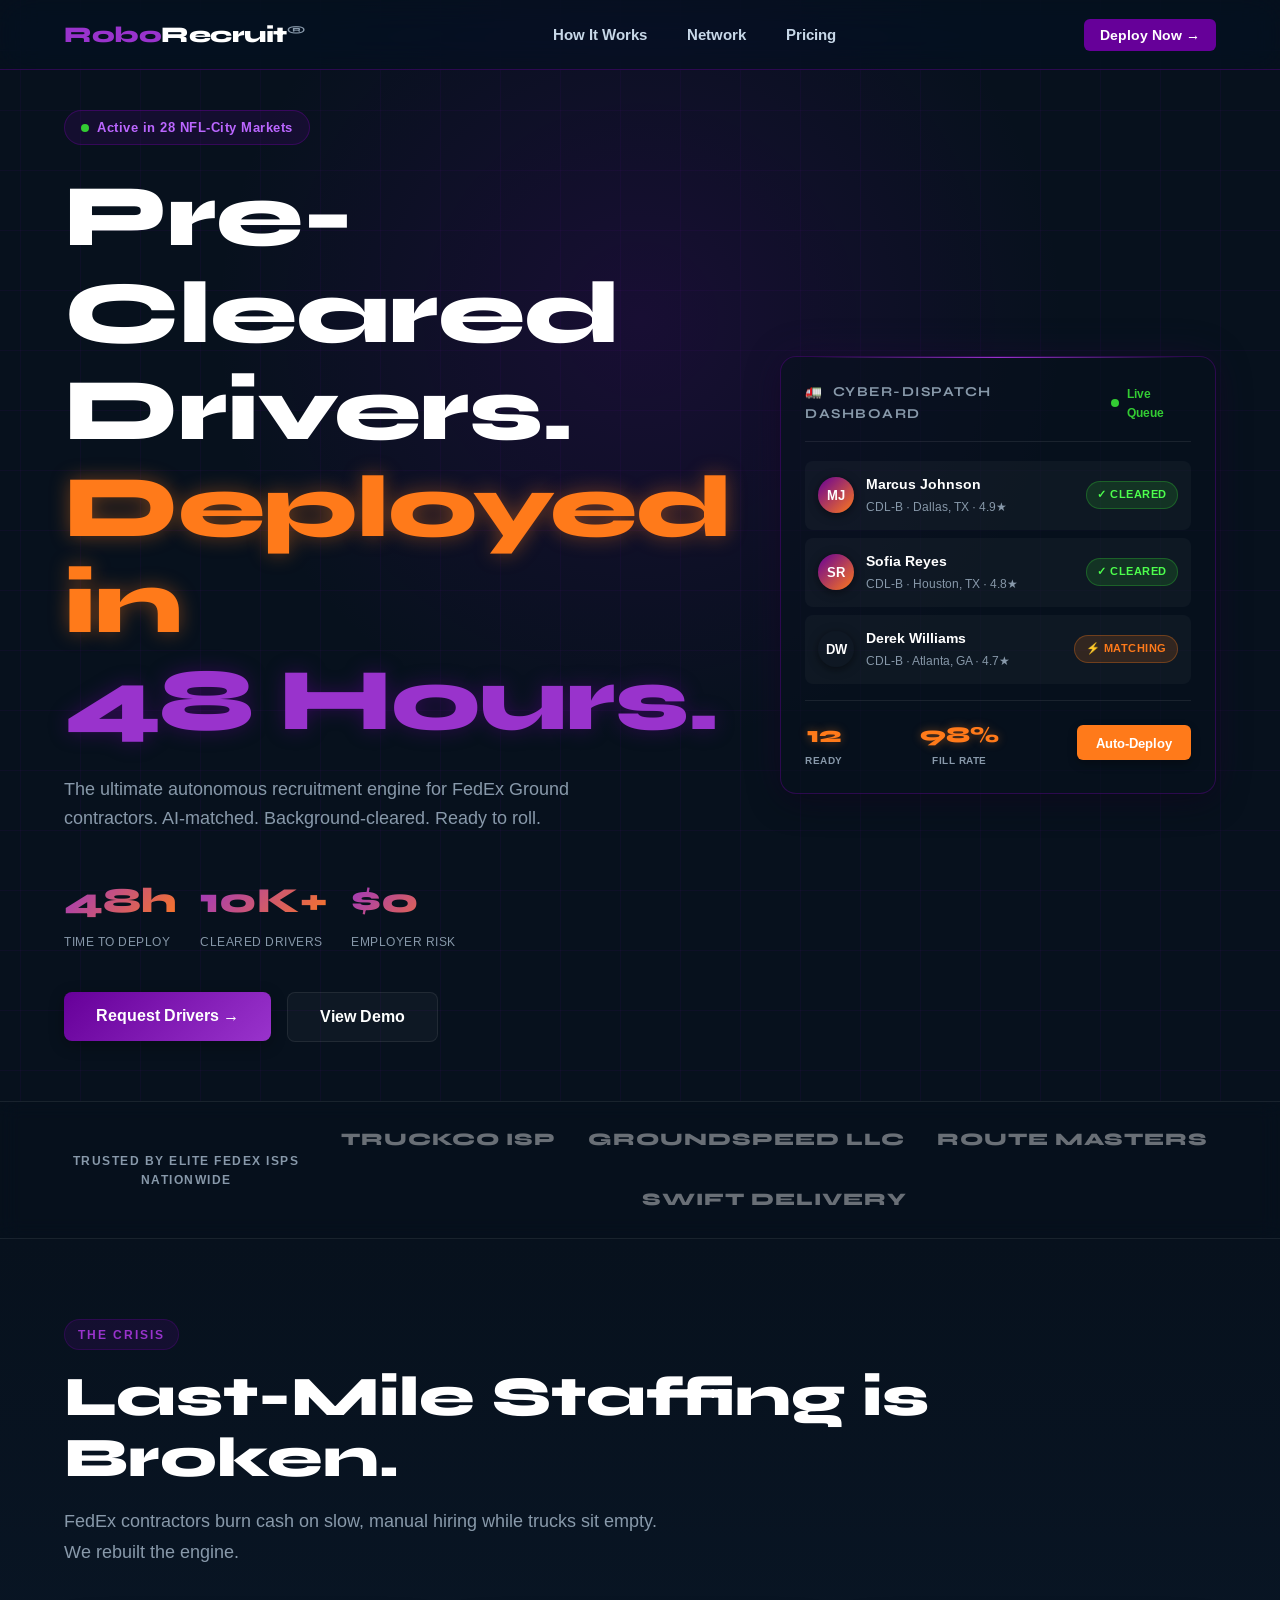
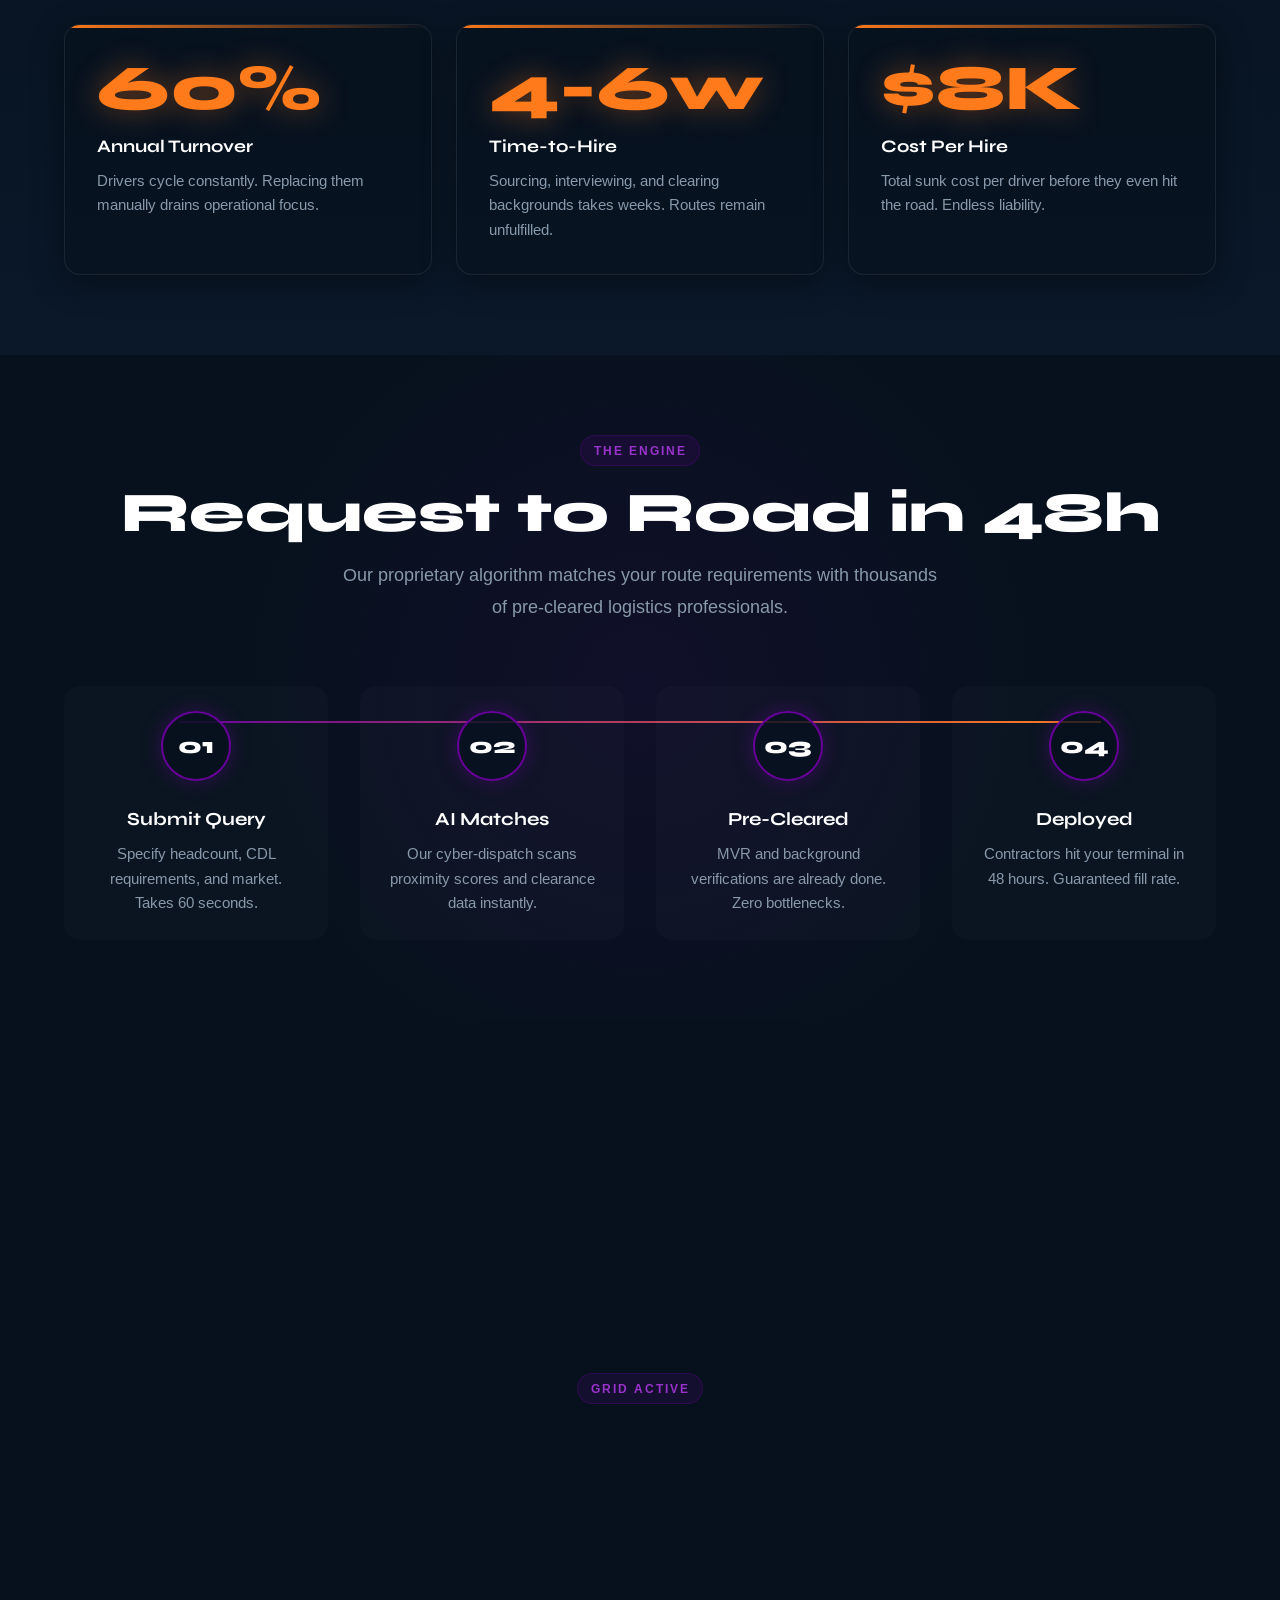
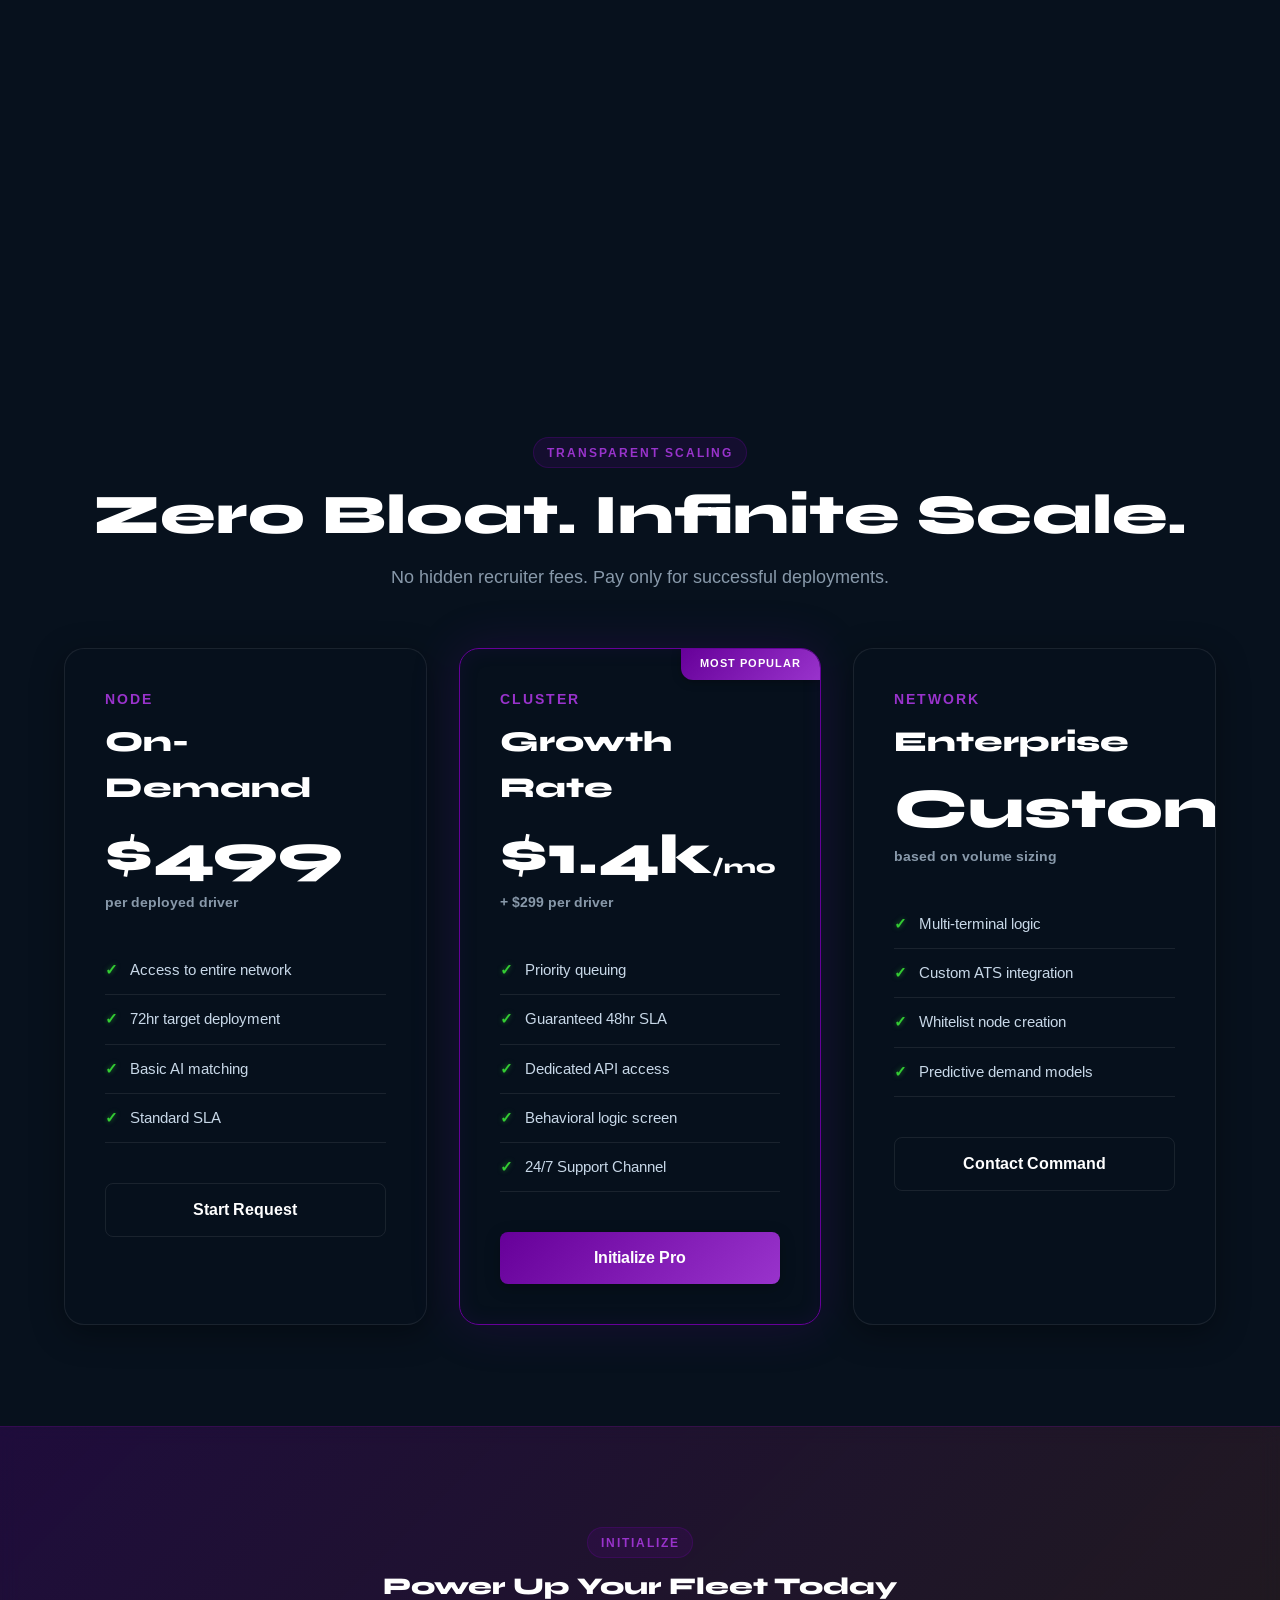
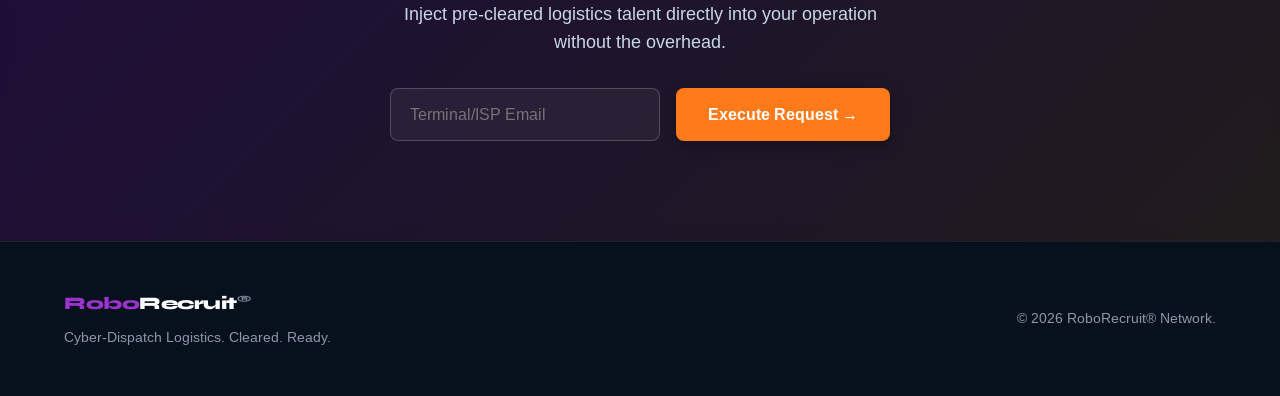
<file: roborecruit draft.html>
<!DOCTYPE html>
<html lang="en">
<head>
  <meta charset="UTF-8">
  <meta name="viewport" content="width=device-width, initial-scale=1.0">
  <title>RoboRecruit® — Cyber-Dispatch</title>
  <link href="https://fonts.googleapis.com/css2?family=Syne:wght@400;700;800&family=Arimo:wght@400;500;600;700&display=swap" rel="stylesheet">
  <style>
    *, *::before, *::after { margin: 0; padding: 0; box-sizing: border-box; }

    :root {
      /* Palette from skill.md */
      --navy-dark: #07111d;
      --surface-panel: rgba(255, 255, 255, 0.03);
      --purple: #660099;
      --purple-light: #9933cc;
      --purple-glow: rgba(102, 0, 153, 0.4);
      --orange: #FF7A1A; /* WCAG AA compliant */
      --orange-glow: rgba(255, 122, 26, 0.4);
      --green: #33CC33;
      --white: #ffffff;
      --gray: #8899aa;
      --light-gray: #c8d8e8;
      
      /* Glassmorphism details */
      --glass-border: rgba(255, 255, 255, 0.08);
      --glass-shadow: 0 8px 32px 0 rgba(0, 0, 0, 0.37);
      
      --nav-height: 70px;
    }

    html { scroll-behavior: smooth; }

    body {
      font-family: 'Arimo', sans-serif;
      background: var(--navy-dark);
      color: var(--white);
      overflow-x: hidden;
      line-height: 1.6;
    }

    h1, h2, h3, h4, h5 { font-family: 'Syne', sans-serif; font-weight: 800; line-height: 1.1; }

    /* ── NAV (Mobile First) ── */
    nav {
      position: fixed; top: 0; left: 0; right: 0; z-index: 100;
      display: flex; align-items: center; justify-content: space-between;
      height: var(--nav-height);
      padding: 0 5%;
      background: rgba(7, 17, 29, 0.7);
      backdrop-filter: blur(20px) saturate(180%);
      -webkit-backdrop-filter: blur(20px) saturate(180%);
      border-bottom: 1px solid var(--purple-glow);
    }
    .nav-logo {
      font-family: 'Syne', sans-serif; font-weight: 800; font-size: clamp(1.2rem, 3vw, 1.4rem);
      letter-spacing: -0.5px;
    }
    .nav-logo span:first-child { color: var(--purple-light); }
    .nav-logo span:last-child { color: var(--orange); }
    
    .nav-links { 
      display: none; /* hidden on mobile */
      gap: 2.5rem; list-style: none; 
    }
    .nav-links a {
      color: var(--light-gray); text-decoration: none; font-size: 0.95rem;
      font-weight: 600; transition: color 0.3s ease;
    }
    .nav-links a:hover { color: var(--white); text-shadow: 0 0 10px rgba(255,255,255,0.3); }
    
    .nav-cta {
      background: var(--purple); color: white; border: none; cursor: pointer;
      padding: 0.5rem 1rem; border-radius: 6px; font-family: 'Arimo', sans-serif;
      font-weight: 700; font-size: 0.85rem; transition: all 0.3s ease;
    }
    .nav-cta:hover { background: var(--purple-light); box-shadow: 0 0 20px var(--purple-glow); transform: translateY(-1px); }

    /* ── HERO (Mobile First) ── */
    .hero {
      position: relative;
      min-height: 100vh;
      display: flex; align-items: center;
      padding: calc(var(--nav-height) + 40px) 5% 60px;
      overflow: hidden;
    }
    /* Cyber-Dispatch Background Grid Shift */
    .hero::before {
      content: ''; position: absolute; inset: -50%;
      background-image:
        linear-gradient(rgba(102, 0, 153, 0.08) 1px, transparent 1px),
        linear-gradient(90deg, rgba(102, 0, 153, 0.08) 1px, transparent 1px);
      background-size: 60px 60px;
      animation: grid-shift 30s linear infinite;
      z-index: -1;
    }
    @keyframes grid-shift {
      0% { transform: translateY(0) translateX(0); }
      100% { transform: translateY(60px) translateX(60px); }
    }
    .hero::after {
      content: ''; position: absolute; top: -20vh; left: 50%; transform: translateX(-50%);
      width: 1000px; height: 1000px;
      background: radial-gradient(circle, rgba(102,0,153,0.18) 0%, transparent 60%);
      pointer-events: none; z-index: -1;
    }

    .hero-grid {
      display: grid; grid-template-columns: 1fr;
      gap: 3rem; align-items: center; max-width: 1280px; margin: 0 auto; width: 100%;
    }

    .hero-badge {
      display: inline-flex; align-items: center; gap: 0.5rem;
      background: rgba(102,0,153,0.15); border: 1px solid rgba(102,0,153,0.4);
      color: #bb66ff; border-radius: 100px; padding: 0.4rem 1rem;
      font-size: 0.8rem; font-weight: 600; margin-bottom: 1.5rem;
      letter-spacing: 0.5px;
      backdrop-filter: blur(5px);
    }
    .badge-dot {
      width: 8px; height: 8px; border-radius: 50%; background: var(--green);
      animation: heartbeat 1.5s ease-in-out infinite;
    }
    @keyframes heartbeat {
      0%, 100% { box-shadow: 0 0 0 0 rgba(51,204,51,0.6); transform: scale(1); }
      50% { box-shadow: 0 0 0 6px rgba(51,204,51,0); transform: scale(1.1); }
    }

    .hero-title {
      font-size: clamp(2.5rem, 8vw, 5.5rem);
      letter-spacing: -1px;
      margin-bottom: 1.5rem;
    }
    .hero-title .accent-purple { color: var(--purple-light); text-shadow: 0 0 20px var(--purple-glow); }
    .hero-title .accent-orange { color: var(--orange); text-shadow: 0 0 20px var(--orange-glow); }

    .hero-sub {
      font-size: clamp(1rem, 2.5vw, 1.15rem); color: var(--gray);
      max-width: 520px; margin-bottom: 2.5rem;
    }

    .hero-stats {
      display: flex; gap: 1.5rem; margin-bottom: 2.5rem; flex-wrap: wrap;
    }
    .stat-chip { display: flex; flex-direction: column; }
    .stat-chip .num {
      font-family: 'Syne', sans-serif; font-weight: 800;
      font-size: clamp(1.6rem, 4vw, 2.2rem); 
      background: linear-gradient(135deg, var(--purple-light), var(--orange));
      -webkit-background-clip: text; -webkit-text-fill-color: transparent;
    }
    .stat-chip .label { font-size: 0.75rem; color: var(--gray); margin-top: 0.2rem; text-transform: uppercase; letter-spacing: 0.5px; }

    .hero-ctas { display: flex; gap: 1rem; flex-wrap: wrap; }
    .btn-primary {
      background: linear-gradient(135deg, var(--purple), var(--purple-light));
      color: white; border: none; cursor: pointer;
      padding: 0.85rem 2rem; border-radius: 8px;
      font-family: 'Arimo', sans-serif; font-weight: 700; font-size: 1rem;
      transition: all 0.3s cubic-bezier(0.4, 0, 0.2, 1);
      box-shadow: 0 4px 15px rgba(0,0,0,0.3);
    }
    .btn-primary:hover {
      box-shadow: 0 8px 25px var(--purple-glow), 0 4px 20px rgba(0,0,0,0.5);
      transform: translateY(-2px);
    }
    .btn-secondary {
      background: var(--surface-panel); color: var(--white); cursor: pointer;
      padding: 0.85rem 2rem; border-radius: 8px;
      font-family: 'Arimo', sans-serif; font-weight: 700; font-size: 1rem;
      border: 1px solid var(--glass-border);
      backdrop-filter: blur(10px);
      transition: all 0.3s ease;
    }
    .btn-secondary:hover {
      border-color: var(--orange); color: var(--orange);
      background: rgba(255, 122, 26, 0.05);
      box-shadow: 0 0 20px var(--orange-glow);
    }

    /* Hero Visual - Dispatch Panel */
    .dispatch-panel {
      background: rgba(7, 17, 29, 0.6);
      border: 1px solid rgba(102, 0, 153, 0.4);
      border-radius: 16px;
      padding: 1.5rem;
      backdrop-filter: blur(20px) saturate(180%);
      -webkit-backdrop-filter: blur(20px) saturate(180%);
      box-shadow: var(--glass-shadow), 0 0 40px rgba(102,0,153,0.15);
      position: relative;
      transition: transform 0.5s cubic-bezier(0.2, 0.8, 0.2, 1);
    }
    .dispatch-panel:hover {
      transform: translateY(-5px) scale(1.02);
    }
    .dispatch-panel::before {
      content: ''; position: absolute; top: 0; left: 30px; right: 30px; height: 1px;
      background: linear-gradient(90deg, transparent, var(--purple-light), transparent);
    }
    .panel-header {
      display: flex; align-items: center; justify-content: space-between;
      margin-bottom: 1.2rem; padding-bottom: 1rem;
      border-bottom: 1px solid var(--glass-border);
    }
    .panel-title { font-family: 'Syne', sans-serif; font-size: 0.85rem; font-weight: 700; color: var(--gray); letter-spacing: 1.5px; text-transform: uppercase; }
    .panel-status { display: flex; align-items: center; gap: 0.5rem; font-size: 0.75rem; color: var(--green); font-weight: 700; }
    
    .driver-row {
      display: flex; align-items: center; justify-content: space-between;
      padding: 0.75rem; border-radius: 8px; margin-bottom: 0.5rem;
      background: var(--surface-panel);
      border: 1px solid transparent;
      transition: all 0.3s ease;
      cursor: pointer;
    }
    .driver-row:hover { 
      background: rgba(102,0,153,0.1); 
      border-color: rgba(102,0,153,0.3); 
      transform: translateX(5px);
    }
    .driver-info { display: flex; align-items: center; gap: 0.75rem; }
    .driver-avatar {
      width: 36px; height: 36px; border-radius: 50%;
      background: linear-gradient(135deg, var(--purple), var(--orange));
      display: flex; align-items: center; justify-content: center;
      font-size: 0.8rem; font-weight: 700;
      box-shadow: 0 2px 10px rgba(0,0,0,0.5);
    }
    .driver-name { font-size: 0.85rem; font-weight: 700; }
    .driver-meta { font-size: 0.75rem; color: var(--gray); margin-top: 2px; }
    .status-badge {
      padding: 0.25rem 0.65rem; border-radius: 100px;
      font-size: 0.7rem; font-weight: 700; letter-spacing: 0.5px;
    }
    .status-cleared { background: rgba(51,204,51,0.15); color: #4dff4d; border: 1px solid rgba(51,204,51,0.3); }
    .status-matching { background: rgba(255,122,26,0.15); color: var(--orange); border: 1px solid rgba(255,122,26,0.3); }
    .status-standby { background: rgba(102,0,153,0.2); color: #d099ff; border: 1px solid rgba(102,0,153,0.4); }

    .panel-footer {
      margin-top: 1rem; padding-top: 1rem;
      border-top: 1px solid var(--glass-border);
      display: flex; align-items: center; justify-content: space-between; flex-wrap: wrap; gap: 1rem;
    }
    .panel-kpi { text-align: center; }
    .panel-kpi .kpi-num { font-family: 'Syne', sans-serif; font-size: 1.4rem; font-weight: 800; color: var(--orange); text-shadow: 0 0 10px var(--orange-glow); }
    .panel-kpi .kpi-label { font-size: 0.65rem; color: var(--gray); letter-spacing: 0.5px; text-transform: uppercase; font-weight: 600; }
    .panel-cta {
      background: var(--orange); color: white; border: none; cursor: pointer;
      padding: 0.6rem 1.2rem; border-radius: 6px;
      font-family: 'Arimo', sans-serif; font-weight: 700; font-size: 0.8rem;
      transition: all 0.3s ease; box-shadow: 0 4px 10px rgba(0,0,0,0.3);
    }
    .panel-cta:hover { background: #ff8e33; box-shadow: 0 0 20px var(--orange-glow); transform: scale(1.05); }

    /* ── LOGO BAR ── */
    .logobar {
      padding: 1.5rem 5%;
      border-top: 1px solid var(--glass-border);
      border-bottom: 1px solid var(--glass-border);
      background: rgba(7, 17, 29, 0.4);
      backdrop-filter: blur(10px);
    }
    .logobar-inner {
      max-width: 1280px; margin: 0 auto;
      display: flex; flex-direction: column; align-items: center; gap: 1.5rem;
    }
    .logobar-label { font-size: 0.75rem; color: var(--gray); font-weight: 700; letter-spacing: 1.5px; text-transform: uppercase; text-align: center; }
    .logobar-logos { display: flex; gap: 2rem; align-items: center; justify-content: center; flex-wrap: wrap; }
    .logo-pill {
      font-family: 'Syne', sans-serif; font-weight: 800;
      font-size: clamp(0.9rem, 2vw, 1.1rem); color: rgba(255,255,255,0.4);
      letter-spacing: 1px; text-transform: uppercase;
      transition: color 0.3s ease;
    }
    .logo-pill:hover { color: var(--white); text-shadow: 0 0 10px rgba(255,255,255,0.2); }

    /* ── SECTION HELPERS ── */
    section { padding: 80px 5%; }
    .section-inner { max-width: 1280px; margin: 0 auto; }
    .section-tag {
      font-size: 0.75rem; font-weight: 800; letter-spacing: 2px; text-transform: uppercase;
      color: var(--purple-light); margin-bottom: 1rem; display: inline-block;
      padding: 0.3rem 0.8rem; background: rgba(102,0,153,0.15); border-radius: 100px;
      border: 1px solid rgba(102,0,153,0.3);
    }
    .section-title { font-size: clamp(2rem, 5vw, 3.5rem); margin-bottom: 1rem; }
    .section-sub { font-size: clamp(1rem, 2vw, 1.15rem); color: var(--gray); max-width: 600px; line-height: 1.7; }

    /* ── PROBLEM ── */
    .problem { background: linear-gradient(180deg, var(--navy-dark) 0%, rgba(13, 31, 53, 0.5) 100%); }
    .problem-grid {
      display: grid; grid-template-columns: 1fr; gap: 1.5rem; margin-top: 3.5rem;
    }
    .problem-card {
      background: rgba(7, 17, 29, 0.6);
      border: 1px solid var(--glass-border);
      border-radius: 16px; padding: 2rem;
      position: relative; overflow: hidden;
      backdrop-filter: blur(20px) saturate(180%);
      -webkit-backdrop-filter: blur(20px) saturate(180%);
      box-shadow: var(--glass-shadow);
      transition: all 0.4s cubic-bezier(0.2, 0.8, 0.2, 1);
    }
    .problem-card:hover { border-color: rgba(255, 122, 26, 0.5); transform: translateY(-8px); box-shadow: 0 15px 40px rgba(0,0,0,0.5), 0 0 20px rgba(255,122,26,0.1); }
    .problem-card::before {
      content: ''; position: absolute; top: 0; left: 0; right: 0; height: 3px;
      background: linear-gradient(90deg, var(--orange), transparent);
    }
    .problem-num {
      font-family: 'Syne', sans-serif; font-weight: 800;
      font-size: clamp(3rem, 6vw, 4rem); line-height: 1; color: var(--orange);
      text-shadow: 0 0 30px var(--orange-glow);
      margin-bottom: 0.75rem;
    }
    .problem-label { font-size: 1.1rem; font-weight: 700; font-family: 'Syne', sans-serif; margin-bottom: 0.5rem; }
    .problem-desc { font-size: 0.95rem; color: var(--gray); line-height: 1.6; }

    /* ── SOLUTION ── */
    .solution { background: var(--navy-dark); position: relative; overflow: hidden; }
    .solution::after {
      content: ''; position: absolute; top: 50%; left: 50%; transform: translate(-50%, -50%);
      width: 800px; height: 800px; background: radial-gradient(circle, rgba(102,0,153,0.1) 0%, transparent 70%);
      z-index: 0; pointer-events: none;
    }
    .solution-inner { position: relative; z-index: 1; text-align: center; }
    .solution-steps {
      display: flex; flex-direction: column; gap: 2rem; margin-top: 4rem;
      position: relative;
    }
    .step {
      display: flex; flex-direction: column; align-items: center;
      text-align: center; padding: 1.5rem; position: relative; z-index: 1;
      background: rgba(255,255,255,0.02); border-radius: 16px;
      border: 1px solid transparent; transition: all 0.3s ease;
    }
    .step:hover { background: rgba(255,255,255,0.04); border-color: rgba(102,0,153,0.3); transform: scale(1.02); }
    .step-num {
      width: 70px; height: 70px; border-radius: 50%;
      display: flex; align-items: center; justify-content: center;
      font-family: 'Syne', sans-serif; font-size: 1.4rem; font-weight: 800;
      background: rgba(7,17,29,0.8);
      border: 2px solid var(--purple);
      box-shadow: 0 0 20px var(--purple-glow);
      margin-bottom: 1.5rem;
      transition: all 0.4s ease;
    }
    .step:hover .step-num {
      background: var(--purple);
      box-shadow: 0 0 40px var(--purple-glow), inset 0 0 10px rgba(0,0,0,0.5);
    }
    .step-title { font-family: 'Syne', sans-serif; font-size: 1.15rem; font-weight: 700; margin-bottom: 0.5rem; }
    .step-desc { font-size: 0.95rem; color: var(--gray); line-height: 1.6; }

    /* ── STATS ── */
    .stats {
      background: linear-gradient(135deg, rgba(102,0,153,0.15) 0%, rgba(255,122,26,0.05) 100%);
      border-top: 1px solid rgba(102,0,153,0.25);
      border-bottom: 1px solid rgba(102,0,153,0.25);
      padding: 60px 5%;
      backdrop-filter: blur(10px);
    }
    .stats-grid { display: grid; grid-template-columns: 1fr 1fr; gap: 2rem; max-width: 1280px; margin: 0 auto; }
    .stat-block { text-align: center; }
    .stat-block .big-num {
      font-family: 'Syne', sans-serif; font-weight: 800;
      font-size: clamp(2.5rem, 6vw, 4.5rem);
      background: linear-gradient(135deg, var(--purple-light), var(--orange));
      -webkit-background-clip: text; -webkit-text-fill-color: transparent;
      line-height: 1; margin-bottom: 0.5rem;
      filter: drop-shadow(0 4px 10px rgba(0,0,0,0.5));
    }
    .stat-block .stat-label { font-size: 0.95rem; font-weight: 700; color: var(--light-gray); text-transform: uppercase; letter-spacing: 1px; }
    .stat-block .stat-sub { font-size: 0.8rem; color: var(--gray); margin-top: 0.4rem; }

    /* ── NETWORK ANIMATION ── */
    .network-section {
      background: var(--navy-dark); padding: 100px 5%; text-align: center;
      position: relative; overflow: hidden;
    }
    .map-container { max-width: 900px; margin: 3rem auto 0; position: relative; }
    .map-bg {
      background: rgba(7, 17, 29, 0.7);
      border: 1px solid rgba(102, 0, 153, 0.3);
      border-radius: 20px; padding: 2rem;
      box-shadow: 0 20px 60px rgba(0,0,0,0.5), 0 0 40px rgba(102,0,153,0.1);
      backdrop-filter: blur(20px) saturate(180%);
      -webkit-backdrop-filter: blur(20px) saturate(180%);
    }

    .network-nodes {
      display: flex; justify-content: center; gap: 1rem; flex-wrap: wrap; margin-top: 2.5rem;
    }
    .node {
      display: flex; align-items: center; gap: 0.5rem;
      padding: 0.5rem 1rem; border-radius: 100px;
      font-size: 0.85rem; font-weight: 700;
      background: rgba(102,0,153,0.1); border: 1px solid rgba(102,0,153,0.3);
      color: #dfb3ff;
      animation: nodeFlicker 3s ease-in-out infinite;
      backdrop-filter: blur(5px);
    }
    .node:nth-child(2n) { animation-delay: 0.5s; border-color: rgba(255,122,26,0.3); color: var(--orange); background: rgba(255,122,26,0.1); }
    .node:nth-child(3n) { animation-delay: 1s; border-color: rgba(51,204,51,0.3); color: #80ff80; background: rgba(51,204,51,0.1); }
    @keyframes nodeFlicker {
      0%, 100% { opacity: 0.8; box-shadow: 0 0 0 transparent; }
      50% { opacity: 1; box-shadow: 0 0 15px currentColor; transform: scale(1.05); }
    }
    .node-dot { width: 8px; height: 8px; border-radius: 50%; background: currentColor; animation: heartbeat 1.5s ease-in-out infinite; }

    .road-svg { width: 100%; height: auto; max-width: 860px; display: block; margin: 0 auto; filter: drop-shadow(0 0 5px rgba(255,255,255,0.2)); }
    .road-line {
      stroke-dasharray: 1000;
      stroke-dashoffset: 1000;
      animation: drawLine 4s cubic-bezier(0.4, 0, 0.2, 1) forwards infinite;
    }
    @keyframes drawLine {
      0% { stroke-dashoffset: 1000; }
      60%, 100% { stroke-dashoffset: 0; }
    }

    /* ── PRICING ── */
    .pricing { background: var(--navy-dark); padding: 100px 5%; }
    .pricing-grid { display: grid; grid-template-columns: 1fr; gap: 2rem; margin-top: 3.5rem; }
    .price-card {
      background: rgba(7, 17, 29, 0.6);
      border: 1px solid var(--glass-border);
      border-radius: 20px; padding: 2.5rem;
      position: relative; overflow: hidden;
      backdrop-filter: blur(20px) saturate(180%);
      -webkit-backdrop-filter: blur(20px) saturate(180%);
      box-shadow: var(--glass-shadow);
      transition: all 0.4s cubic-bezier(0.2, 0.8, 0.2, 1);
    }
    .price-card:hover { transform: translateY(-10px); border-color: rgba(102,0,153,0.4); box-shadow: 0 20px 50px rgba(0,0,0,0.6), 0 0 30px rgba(102,0,153,0.15); }
    .price-card.featured {
      border-color: var(--purple);
      box-shadow: 0 0 50px rgba(102,0,153,0.2), inset 0 0 20px rgba(102,0,153,0.1);
    }
    .price-card.featured::before {
      content: 'MOST POPULAR';
      position: absolute; top: 0; right: 0;
      background: linear-gradient(135deg, var(--purple), var(--purple-light)); color: white;
      font-size: 0.7rem; font-weight: 800; letter-spacing: 1px;
      padding: 0.4rem 1.2rem;
      border-bottom-left-radius: 12px;
      box-shadow: 0 2px 10px rgba(0,0,0,0.3);
    }
    .price-tier { font-size: 0.85rem; font-weight: 800; letter-spacing: 2px; text-transform: uppercase; color: var(--purple-light); margin-bottom: 0.5rem; }
    .price-name { font-family: 'Syne', sans-serif; font-size: 1.8rem; font-weight: 800; margin-bottom: 1rem; }
    .price-amount {
      font-family: 'Syne', sans-serif; font-size: 3.5rem; font-weight: 800;
      line-height: 1; margin-bottom: 0.5rem;
    }
    .price-period { font-size: 0.9rem; color: var(--gray); margin-bottom: 2rem; font-weight: 600; }
    .price-features { list-style: none; margin-bottom: 2.5rem; }
    .price-features li {
      padding: 0.75rem 0; font-size: 0.95rem; color: var(--light-gray);
      border-bottom: 1px solid var(--glass-border);
      display: flex; align-items: center; gap: 0.75rem;
    }
    .price-features li::before { content: '✓'; color: var(--green); font-weight: 800; text-shadow: 0 0 5px rgba(51,204,51,0.5); }
    .price-btn {
      width: 100%; padding: 1rem; border-radius: 8px;
      font-family: 'Arimo', sans-serif; font-weight: 700; font-size: 1rem;
      cursor: pointer; transition: all 0.3s ease; text-align: center;
    }
    .price-btn-outline {
      background: transparent; color: var(--white);
      border: 1px solid var(--glass-border);
    }
    .price-btn-outline:hover { border-color: var(--purple); color: var(--white); background: rgba(102,0,153,0.1); }
    .price-btn-filled {
      background: linear-gradient(135deg, var(--purple), var(--purple-light));
      color: white; border: none; box-shadow: 0 4px 15px rgba(0,0,0,0.3);
    }
    .price-btn-filled:hover { box-shadow: 0 8px 25px var(--purple-glow); transform: translateY(-2px); }

    /* ── CTA ── */
    .cta-section {
      background: linear-gradient(135deg, rgba(102,0,153,0.25), rgba(255,122,26,0.1));
      border-top: 1px solid rgba(102,0,153,0.3);
      padding: 100px 5%; text-align: center; position: relative; overflow: hidden;
      backdrop-filter: blur(10px);
    }
    .cta-form {
      display: flex; flex-direction: column; gap: 1rem; max-width: 500px; margin: 0 auto;
    }
    .cta-input {
      flex: 1; padding: 1rem 1.2rem; border-radius: 8px;
      background: rgba(255,255,255,0.05); border: 1px solid rgba(255,255,255,0.2);
      color: white; font-family: 'Arimo', sans-serif; font-size: 1rem;
      outline: none; transition: all 0.3s ease; backdrop-filter: blur(10px);
    }
    .cta-input:focus { border-color: var(--orange); box-shadow: 0 0 15px rgba(255,122,26,0.2); background: rgba(255,255,255,0.08); }
    .cta-submit {
      background: var(--orange); color: white; border: none; cursor: pointer;
      padding: 1rem 2rem; border-radius: 8px;
      font-family: 'Arimo', sans-serif; font-weight: 700; font-size: 1rem;
      transition: all 0.3s ease; box-shadow: 0 4px 15px rgba(0,0,0,0.3);
    }
    .cta-submit:hover { background: #ff8e33; box-shadow: 0 0 25px var(--orange-glow); transform: translateY(-2px); }

    /* ── MEDIA QUERIES (Desktop Progression) ── */
    @media(min-width: 768px) {
      .logobar-inner { flex-direction: row; justify-content: space-between; }
      .problem-grid { grid-template-columns: repeat(3, 1fr); }
      .solution-steps { flex-direction: row; }
      .step { flex: 1; }
      .solution-steps::before {
        content: ''; position: absolute; top: 35px; left: 10%; right: 10%; height: 2px;
        background: linear-gradient(90deg, var(--purple), var(--orange)); z-index: 0;
      }
      .stats-grid { grid-template-columns: repeat(4, 1fr); }
      .cta-form { flex-direction: row; }
    }

    @media(min-width: 1024px) {
      .nav-links { display: flex; }
      .hero-grid { grid-template-columns: 1fr 1fr; }
      .pricing-grid { grid-template-columns: repeat(3, 1fr); }
      .cta-form { flex-direction: row; }
    }

    /* ── ACCESSIBILITY & MOTION ── */
    @media (prefers-reduced-motion: reduce) {
      *, *::before, *::after {
        animation-duration: 0.01ms !important;
        animation-iteration-count: 1 !important;
        transition-duration: 0.01ms !important;
        scroll-behavior: auto !important;
      }
      .hero::before, .hero::after { animation: none; display: none; }
    }

    .reveal { opacity: 0; transform: translateY(30px); transition: opacity 0.8s cubic-bezier(0.2, 0.8, 0.2, 1), transform 0.8s cubic-bezier(0.2, 0.8, 0.2, 1); will-change: opacity, transform; }
    .reveal.visible { opacity: 1; transform: translateY(0); }
  </style>
</head>
<body>

<!-- NAV -->
<nav>
  <div class="nav-logo"><span>Robo</span><span>Recruit</span><sup style="font-size:0.5em;color:var(--gray)">®</sup></div>
  <ul class="nav-links">
    <li><a href="#how">How It Works</a></li>
    <li><a href="#network">Network</a></li>
    <li><a href="#pricing">Pricing</a></li>
  </ul>
  <button class="nav-cta">Deploy Now →</button>
</nav>

<!-- HERO -->
<section class="hero">
  <div class="hero-grid">
    <div class="hero-content reveal">
      <div class="hero-badge"><span class="badge-dot"></span> Active in 28 NFL-City Markets</div>
      <h1 class="hero-title">
        Pre-Cleared<br>Drivers.<br><span class="accent-orange">Deployed in</span><br><span class="accent-purple">48 Hours.</span>
      </h1>
      <p class="hero-sub">
        The ultimate autonomous recruitment engine for FedEx Ground contractors. AI-matched. Background-cleared. Ready to roll.
      </p>
      <div class="hero-stats">
        <div class="stat-chip"><span class="num">48h</span><span class="label">Time to Deploy</span></div>
        <div class="stat-chip"><span class="num">10K+</span><span class="label">Cleared Drivers</span></div>
        <div class="stat-chip"><span class="num">$0</span><span class="label">Employer Risk</span></div>
      </div>
      <div class="hero-ctas">
        <button class="btn-primary">Request Drivers →</button>
        <button class="btn-secondary">View Demo</button>
      </div>
    </div>

    <!-- Dispatch Panel Mockup -->
    <div class="hero-visual reveal" style="transition-delay: 0.2s;">
      <div class="dispatch-panel">
        <div class="panel-header">
          <div class="panel-title">🚛 &nbsp;Cyber-Dispatch Dashboard</div>
          <div class="panel-status"><span class="badge-dot"></span>Live Queue</div>
        </div>

        <div class="driver-row" tabindex="0" role="button" aria-label="View MVR for Marcus Johnson">
          <div class="driver-info">
            <div class="driver-avatar">MJ</div>
            <div>
              <div class="driver-name">Marcus Johnson</div>
              <div class="driver-meta">CDL-B · Dallas, TX · 4.9★</div>
            </div>
          </div>
          <div class="status-badge status-cleared">✓ CLEARED</div>
        </div>

        <div class="driver-row" tabindex="0" role="button" aria-label="View MVR for Sofia Reyes">
          <div class="driver-info">
            <div class="driver-avatar">SR</div>
            <div>
              <div class="driver-name">Sofia Reyes</div>
              <div class="driver-meta">CDL-B · Houston, TX · 4.8★</div>
            </div>
          </div>
          <div class="status-badge status-cleared">✓ CLEARED</div>
        </div>

        <div class="driver-row" tabindex="0" role="button" aria-label="View Matching status for Derek Williams">
          <div class="driver-info">
            <div class="driver-avatar" style="background:var(--navy-mid);">DW</div>
            <div>
              <div class="driver-name">Derek Williams</div>
              <div class="driver-meta">CDL-B · Atlanta, GA · 4.7★</div>
            </div>
          </div>
          <div class="status-badge status-matching">⚡ MATCHING</div>
        </div>

        <div class="panel-footer">
          <div class="panel-kpi"><div class="kpi-num">12</div><div class="kpi-label">Ready</div></div>
          <div class="panel-kpi"><div class="kpi-num">98%</div><div class="kpi-label">Fill Rate</div></div>
          <button class="panel-cta">Auto-Deploy</button>
        </div>
      </div>
    </div>
  </div>
</section>

<!-- LOGO BAR -->
<div class="logobar">
  <div class="logobar-inner">
    <div class="logobar-label">Trusted by Elite FedEx ISPs Nationwide</div>
    <div class="logobar-logos">
      <span class="logo-pill">TruckCo ISP</span>
      <span class="logo-pill">GroundSpeed LLC</span>
      <span class="logo-pill">Route Masters</span>
      <span class="logo-pill">Swift Delivery</span>
    </div>
  </div>
</div>

<!-- PROBLEM -->
<section class="problem">
  <div class="section-inner">
    <div class="reveal">
      <div class="section-tag">The Crisis</div>
      <h2 class="section-title">Last-Mile Staffing is Broken.</h2>
      <p class="section-sub">FedEx contractors burn cash on slow, manual hiring while trucks sit empty. We rebuilt the engine.</p>
    </div>
    <div class="problem-grid reveal">
      <div class="problem-card">
        <div class="problem-num">60%</div>
        <div class="problem-label">Annual Turnover</div>
        <div class="problem-desc">Drivers cycle constantly. Replacing them manually drains operational focus.</div>
      </div>
      <div class="problem-card">
        <div class="problem-num">4-6w</div>
        <div class="problem-label">Time-to-Hire</div>
        <div class="problem-desc">Sourcing, interviewing, and clearing backgrounds takes weeks. Routes remain unfulfilled.</div>
      </div>
      <div class="problem-card">
        <div class="problem-num">$8K</div>
        <div class="problem-label">Cost Per Hire</div>
        <div class="problem-desc">Total sunk cost per driver before they even hit the road. Endless liability.</div>
      </div>
    </div>
  </div>
</section>

<!-- SOLUTION -->
<section class="solution" id="how">
  <div class="section-inner solution-inner">
    <div class="reveal">
      <div class="section-tag">The Engine</div>
      <h2 class="section-title">Request to Road in 48h</h2>
      <p class="section-sub" style="margin: 0 auto;">Our proprietary algorithm matches your route requirements with thousands of pre-cleared logistics professionals.</p>
    </div>
    <div class="solution-steps reveal">
      <div class="step">
        <div class="step-num">01</div>
        <div class="step-title">Submit Query</div>
        <div class="step-desc">Specify headcount, CDL requirements, and market. Takes 60 seconds.</div>
      </div>
      <div class="step">
        <div class="step-num">02</div>
        <div class="step-title">AI Matches</div>
        <div class="step-desc">Our cyber-dispatch scans proximity scores and clearance data instantly.</div>
      </div>
      <div class="step">
        <div class="step-num">03</div>
        <div class="step-title">Pre-Cleared</div>
        <div class="step-desc">MVR and background verifications are already done. Zero bottlenecks.</div>
      </div>
      <div class="step">
        <div class="step-num">04</div>
        <div class="step-title">Deployed</div>
        <div class="step-desc">Contractors hit your terminal in 48 hours. Guaranteed fill rate.</div>
      </div>
    </div>
  </div>
</section>

<!-- STATS -->
<div class="stats reveal">
  <div class="stats-grid">
    <div class="stat-block">
      <div class="big-num">48h</div>
      <div class="stat-label">Avg Deployment</div>
      <div class="stat-sub">vs. 4–6 weeks industry average</div>
    </div>
    <div class="stat-block">
      <div class="big-num">10K+</div>
      <div class="stat-label">Network Pool</div>
      <div class="stat-sub">Nationwide pre-vetted drivers</div>
    </div>
    <div class="stat-block">
      <div class="big-num">98%</div>
      <div class="stat-label">Fill Rate</div>
      <div class="stat-sub">SLA Guaranteed Delivery</div>
    </div>
    <div class="stat-block">
      <div class="big-num">$0</div>
      <div class="stat-label">Employer Liability</div>
      <div class="stat-sub">Fully autonomous contractors</div>
    </div>
  </div>
</div>

<!-- NETWORK -->
<section class="network-section" id="network">
  <div class="section-tag">Grid Active</div>
  <h2 class="reveal">Deployed Across 28 Hubs</h2>
  <p class="reveal" style="color:var(--gray); max-width: 600px; margin: 1rem auto;">High-density logistics corridors constantly mapped and populated with cleared talent.</p>

  <div class="map-container reveal">
    <div class="map-bg">
      <svg class="road-svg" viewBox="0 0 860 160" fill="none" xmlns="http://www.w3.org/2000/svg">
        <path class="road-line" d="M0 80 Q200 20 430 80 Q660 140 860 80" stroke="rgba(102,0,153,0.8)" stroke-width="2" fill="none"/>
        <path class="road-line" d="M0 100 Q150 60 300 90 Q500 120 700 70 Q780 55 860 65" stroke="rgba(255,122,26,0.6)" stroke-width="1.5" fill="none" style="animation-delay: 0.5s;"/>
        <path class="road-line" d="M0 50 Q250 90 430 55 Q610 20 860 50" stroke="rgba(51,204,51,0.5)" stroke-width="1" fill="none" style="animation-delay: 1s;"/>
      </svg>
      <div class="network-nodes">
        <div class="node"><span class="node-dot"></span>Dallas</div>
        <div class="node"><span class="node-dot"></span>Houston</div>
        <div class="node"><span class="node-dot"></span>Chicago</div>
        <div class="node"><span class="node-dot"></span>Atlanta</div>
        <div class="node"><span class="node-dot"></span>Los Angeles</div>
        <div class="node"><span class="node-dot"></span>New York</div>
      </div>
    </div>
  </div>
</section>

<!-- PRICING -->
<section class="pricing" id="pricing">
  <div class="section-inner">
    <div class="reveal" style="text-align:center;">
      <div class="section-tag">Transparent Scaling</div>
      <h2 class="section-title">Zero Bloat. Infinite Scale.</h2>
      <p class="section-sub" style="margin: 0 auto;">No hidden recruiter fees. Pay only for successful deployments.</p>
    </div>
    <div class="pricing-grid reveal">
      <div class="price-card">
        <div class="price-tier">Node</div>
        <div class="price-name">On-Demand</div>
        <div class="price-amount">$499</div>
        <div class="price-period">per deployed driver</div>
        <ul class="price-features">
          <li>Access to entire network</li>
          <li>72hr target deployment</li>
          <li>Basic AI matching</li>
          <li>Standard SLA</li>
        </ul>
        <button class="price-btn price-btn-outline">Start Request</button>
      </div>

      <div class="price-card featured">
        <div class="price-tier">Cluster</div>
        <div class="price-name">Growth Rate</div>
        <div class="price-amount">$1.4k<span style="font-size:1.2rem">/mo</span></div>
        <div class="price-period">+ $299 per driver</div>
        <ul class="price-features">
          <li>Priority queuing</li>
          <li>Guaranteed 48hr SLA</li>
          <li>Dedicated API access</li>
          <li>Behavioral logic screen</li>
          <li>24/7 Support Channel</li>
        </ul>
        <button class="price-btn price-btn-filled">Initialize Pro</button>
      </div>

      <div class="price-card">
        <div class="price-tier">Network</div>
        <div class="price-name">Enterprise</div>
        <div class="price-amount">Custom</div>
        <div class="price-period">based on volume sizing</div>
        <ul class="price-features">
          <li>Multi-terminal logic</li>
          <li>Custom ATS integration</li>
          <li>Whitelist node creation</li>
          <li>Predictive demand models</li>
        </ul>
        <button class="price-btn price-btn-outline">Contact Command</button>
      </div>
    </div>
  </div>
</section>

<!-- CTA -->
<section class="cta-section">
  <div style="position:relative; z-index:1;">
    <div class="section-tag">Initialize</div>
    <h2 class="reveal">Power Up Your Fleet Today</h2>
    <p class="reveal" style="color:var(--light-gray); max-width: 500px; margin: 0 auto 2rem; font-size: 1.1rem;">Inject pre-cleared logistics talent directly into your operation without the overhead.</p>
    <div class="cta-form reveal">
      <input class="cta-input" type="email" placeholder="Terminal/ISP Email" aria-label="Email address">
      <button class="cta-submit">Execute Request →</button>
    </div>
  </div>
</section>

<!-- FOOTER -->
<footer style="background: rgba(7,17,29,0.9); padding: 3rem 5%; border-top: 1px solid var(--glass-border);">
  <div style="max-width: 1280px; margin: 0 auto; display: flex; align-items: center; justify-content: space-between; flex-wrap: wrap; gap: 1rem;">
    <div>
      <div class="nav-logo" style="font-size: 1.1rem;"><span>Robo</span><span>Recruit</span><sup style="font-size:0.5em;color:var(--gray)">®</sup></div>
      <div style="font-size: 0.85rem; color: var(--gray); margin-top: 0.5rem;">Cyber-Dispatch Logistics. Cleared. Ready.</div>
    </div>
    <div style="font-size: 0.85rem; color: var(--gray);">© 2026 RoboRecruit® Network.</div>
  </div>
</footer>

<script>
  // Advanced Scroll Reveal using IntersectionObserver
  document.addEventListener("DOMContentLoaded", () => {
    const reveals = document.querySelectorAll('.reveal');
    const io = new IntersectionObserver((entries, observer) => {
      entries.forEach(entry => {
        if (entry.isIntersecting) {
          entry.target.classList.add('visible');
          observer.unobserve(entry.target);
        }
      });
    }, { threshold: 0.1, rootMargin: "0px 0px -50px 0px" });
    
    reveals.forEach(r => io.observe(r));

    // Instant hero reveal
    const heroElements = document.querySelectorAll('.hero .reveal');
    heroElements.forEach((el, i) => {
      setTimeout(() => el.classList.add('visible'), i * 150 + 100);
    });
    
    // Performance optimization: prevent hover layout thrashing by using will-change
    const cards = document.querySelectorAll('.problem-card, .price-card, .dispatch-panel');
    cards.forEach(card => {
      card.addEventListener('mouseenter', () => { card.style.willChange = 'transform, box-shadow'; });
      card.addEventListener('mouseleave', () => { setTimeout(() => { card.style.willChange = 'auto'; }, 400); });
    });
  });
</script>
</body>
</html>
</file>
